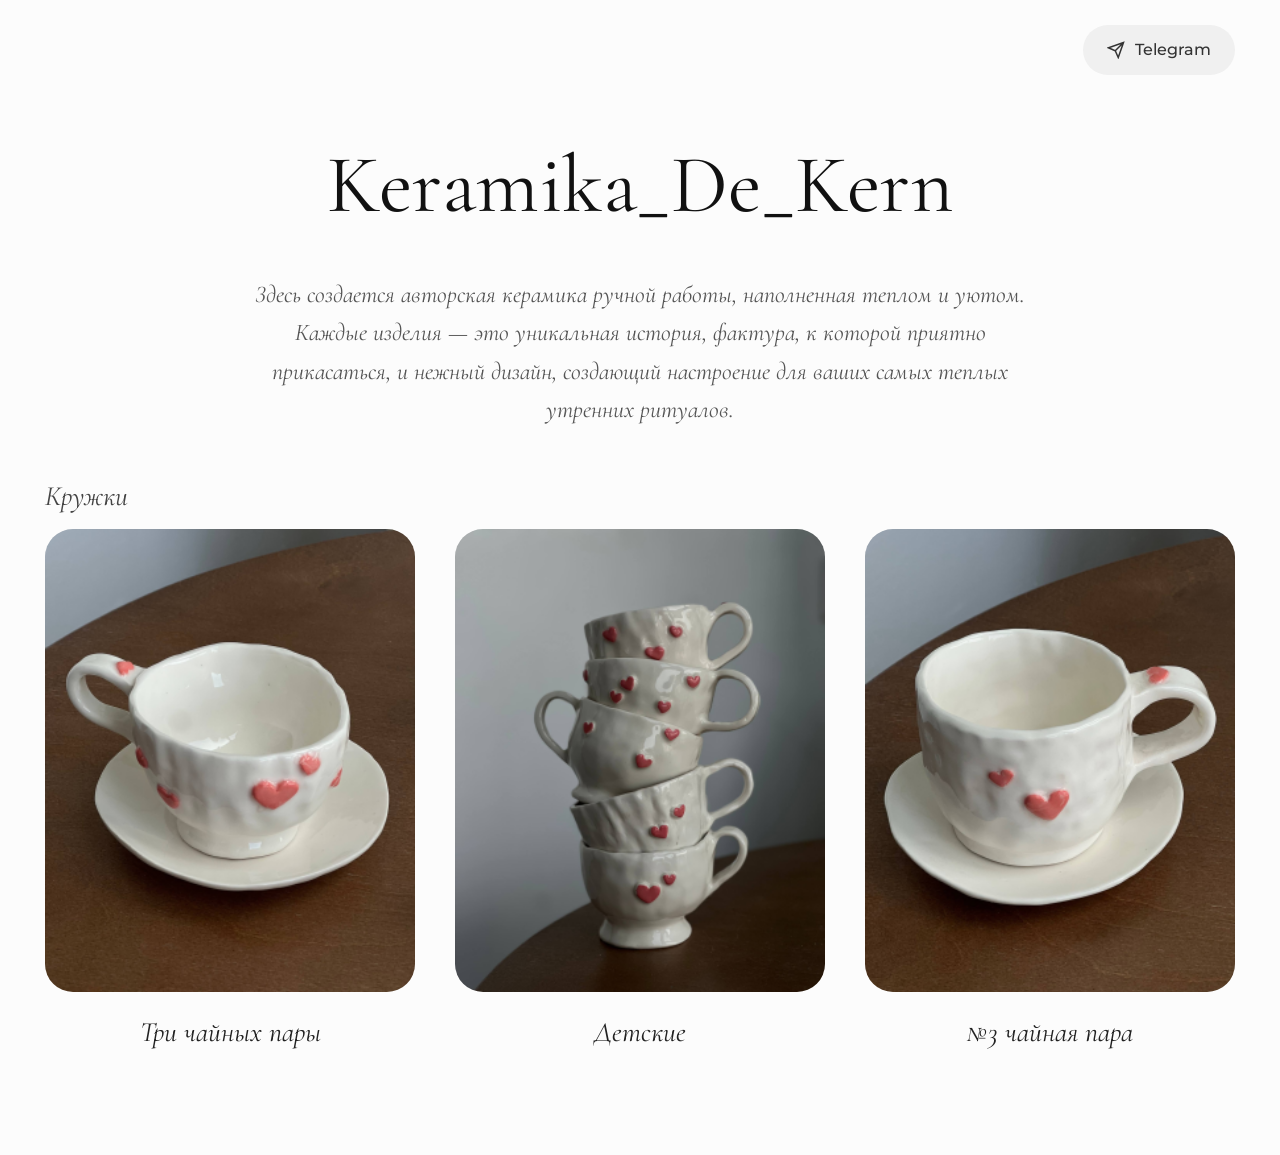
<file: index.html>
<!DOCTYPE html>
<html lang="ru">
<head>
  <meta charset="UTF-8">
  <meta name="viewport" content="width=device-width, initial-scale=1.0">
  <title>Keramika_De_Kern</title>
  <link rel="preconnect" href="https://fonts.googleapis.com">
  <link rel="preconnect" href="https://fonts.gstatic.com" crossorigin>
  <link href="https://fonts.googleapis.com/css2?family=Cormorant+Garamond:ital,wght@0,400;0,500;1,400;1,500&family=Montserrat:wght@300;400;500&display=swap" rel="stylesheet">
  <link rel="stylesheet" href="style.css">
</head>
<body>

  <!-- Шапка сайта -->
  <header class="header">
    <div class="container header__container">
      <div class="header__social">
        <a href="https://t.me/keramika_de_kern" class="telegram-btn" target="_blank">
          <svg width="18" height="18" viewBox="0 0 24 24" fill="none" stroke="currentColor" stroke-width="2">
            <path d="M22 2L11 13M22 2l-7 20-4-9-9-4 20-7z"></path>
          </svg>
          Telegram
        </a>
      </div>
    </div>
  </header>

  <!-- Главный блок -->
  <main class="main">
    <section class="hero container">
      <h1 class="hero__title">Keramika_De_Kern</h1>
      <p class="hero__subtitle">
        Здесь создается авторская керамика ручной работы, наполненная теплом и уютом. Каждые изделия — это уникальная история, фактура, к которой приятно прикасаться, и нежный дизайн, создающий настроение для ваших самых теплых утренних ритуалов.
      </p>
    </section>

    <!-- Сетка товаров -->
    <section class="catalog container">
      <div class="catalog__grid">
        
        <!-- Карточка 1 (Три чайных пары) -->
        <a href="product1.html" class="product-card product-card--link">
          <span class="product-card__category">Кружки</span>
          <div class="product-card__image-wrapper">
            <img src="images/cup1.png" alt="Три чайных пары" class="product-card__image">
          </div>
          <h3 class="product-card__title">Три чайных пары</h3>
        </a>

        <!-- Карточка 2 (Детские) -->
        <a href="product2.html" class="product-card product-card--link">
          <div class="product-card__image-wrapper">
            <img src="images/cup2.png" alt="Детские" class="product-card__image">
          </div>
          <h3 class="product-card__title">Детские</h3>
        </a>

        <!-- Карточка 3 (№3 чайная пара) -->
        <a href="product3.html" class="product-card product-card--link">
          <div class="product-card__image-wrapper">
            <img src="images/cup3.png" alt="№3 чайная пара" class="product-card__image">
          </div>
          <h3 class="product-card__title">№3 чайная пара</h3>
        </a>

      </div>
    </section>
  </main>

</body>
</html>
</file>
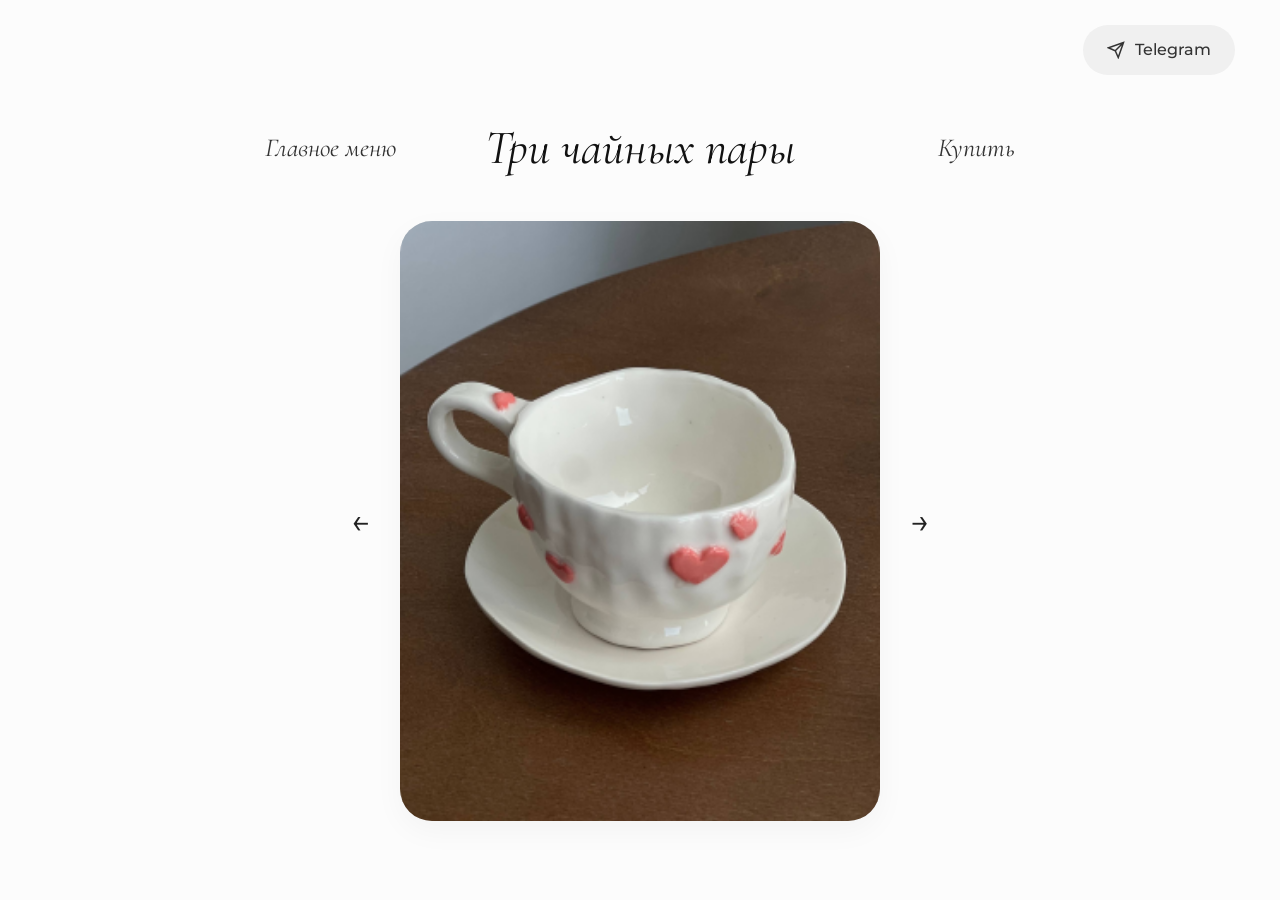
<file: product1.html>
<!DOCTYPE html>
<html lang="ru">
<head>
  <meta charset="UTF-8">
  <meta name="viewport" content="width=device-width, initial-scale=1.0">
  <title>Три чайных пары - Keramika_De_Kern</title>
  <link rel="preconnect" href="https://fonts.googleapis.com">
  <link rel="preconnect" href="https://fonts.gstatic.com" crossorigin>
  <link href="https://fonts.googleapis.com/css2?family=Cormorant+Garamond:ital,wght@0,400;0,500;1,400;1,500&family=Montserrat:wght@300;400;500&display=swap" rel="stylesheet">
  <link rel="stylesheet" href="style.css">
</head>
<body>

  <header class="header">
    <div class="container header__container">
      <div class="header__social">
        <a href="https://t.me/keramika_de_kern" class="telegram-btn" target="_blank">
          <svg width="18" height="18" viewBox="0 0 24 24" fill="none" stroke="currentColor" stroke-width="2">
            <path d="M22 2L11 13M22 2l-7 20-4-9-9-4 20-7z"></path>
          </svg>
          Telegram
        </a>
      </div>
    </div>
  </header>

  <main class="main">
    <section class="product-detail container">
      
      <div class="product-detail__header">
        <a href="index.html" class="product-detail__nav-link">Главное меню</a>
        <h1 class="product-detail__title">Три чайных пары</h1>
        <a href="https://t.me/keramika_de_kern" target="_blank" class="product-detail__buy-link">Купить</a>
      </div>

      <div class="product-detail__content">
        <button type="button" id="prevBtn" class="product-detail__arrow product-detail__arrow--left" aria-label="Предыдущее фото">&#8592;</button>

        <div class="product-detail__image-wrapper">
          <img id="productImage" src="images/cup1_1.png" alt="Три чайных пары" class="product-detail__image">
        </div>

        <button type="button" id="nextBtn" class="product-detail__arrow product-detail__arrow--right" aria-label="Следующее фото">&#8594;</button>
      </div>

    </section>
  </main>

  <script>
    const photos = [
      'images/cup1_1.png',
      'images/cup1_2.png',
      'images/cup1_3.png',
      'images/cup1_4.png'
    ];

    let currentIndex = 0;

    const imgElement = document.getElementById('productImage');
    const prevBtn = document.getElementById('prevBtn');
    const nextBtn = document.getElementById('nextBtn');

    function updatePhoto(index) {
      imgElement.style.opacity = '0';
      setTimeout(() => {
        imgElement.src = photos[index];
        imgElement.style.opacity = '1';
      }, 150);
    }

    prevBtn.addEventListener('click', () => {
      currentIndex = (currentIndex - 1 + photos.length) % photos.length;
      updatePhoto(currentIndex);
    });

    nextBtn.addEventListener('click', () => {
      currentIndex = (currentIndex + 1) % photos.length;
      updatePhoto(currentIndex);
    });
  </script>

</body>
</html>
</file>
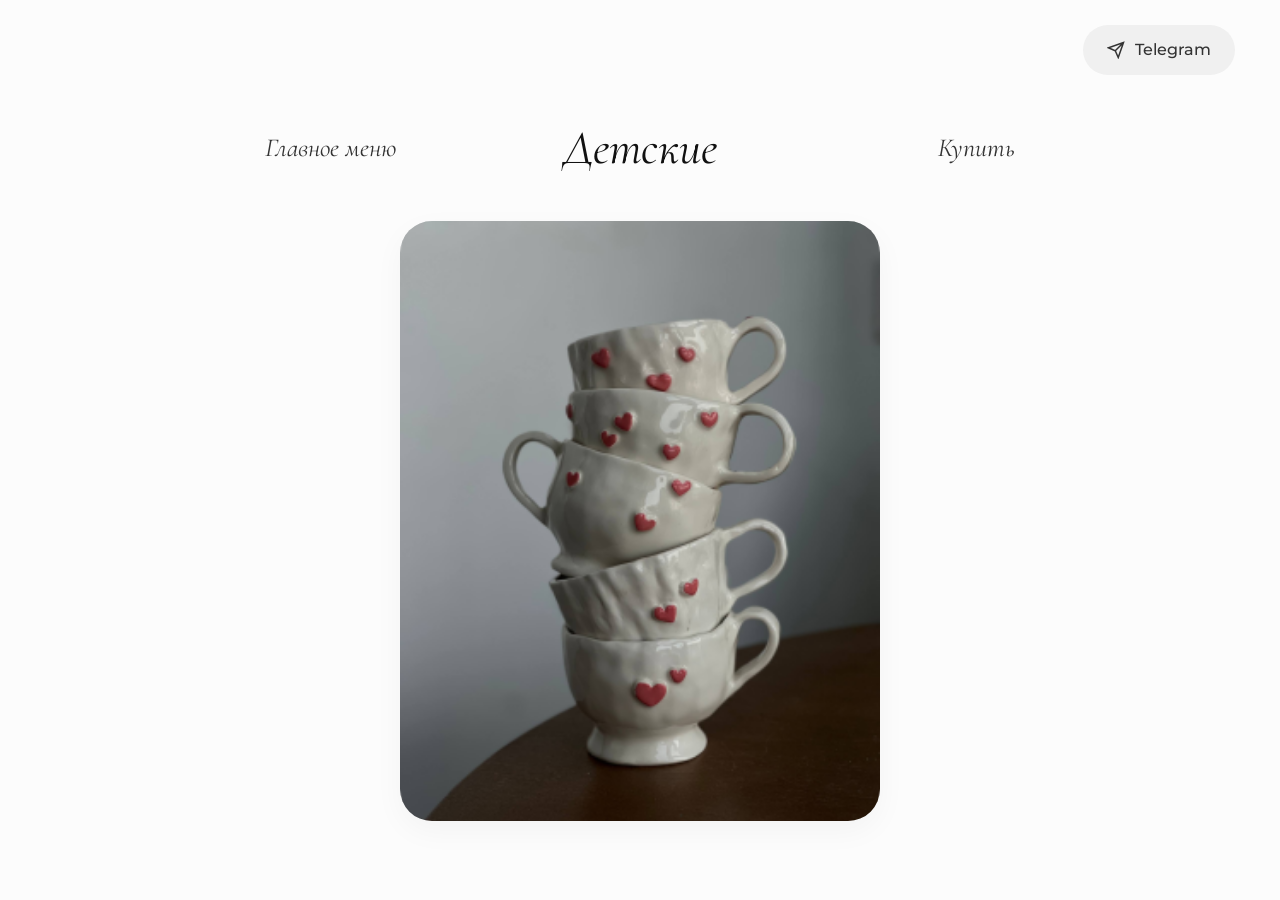
<file: product2.html>
<!DOCTYPE html>
<html lang="ru">
<head>
  <meta charset="UTF-8">
  <meta name="viewport" content="width=device-width, initial-scale=1.0">
  <title>Детские - Keramika_De_Kern</title>
  <link rel="preconnect" href="https://fonts.googleapis.com">
  <link rel="preconnect" href="https://fonts.gstatic.com" crossorigin>
  <link href="https://fonts.googleapis.com/css2?family=Cormorant+Garamond:ital,wght@0,400;0,500;1,400;1,500&family=Montserrat:wght@300;400;500&display=swap" rel="stylesheet">
  <link rel="stylesheet" href="style.css">
</head>
<body>

  <header class="header">
    <div class="container header__container">
      <div class="header__social">
        <a href="https://t.me/keramika_de_kern" class="telegram-btn" target="_blank">
          <svg width="18" height="18" viewBox="0 0 24 24" fill="none" stroke="currentColor" stroke-width="2">
            <path d="M22 2L11 13M22 2l-7 20-4-9-9-4 20-7z"></path>
          </svg>
          Telegram
        </a>
      </div>
    </div>
  </header>

  <main class="main">
    <section class="product-detail container">
      
      <div class="product-detail__header">
        <a href="index.html" class="product-detail__nav-link">Главное меню</a>
        <h1 class="product-detail__title">Детские</h1>
        <a href="https://t.me/keramika_de_kern" target="_blank" class="product-detail__buy-link">Купить</a>
      </div>

      <div class="product-detail__content">
        <div class="product-detail__image-wrapper">
          <img src="images/cup2.png" alt="Детские" class="product-detail__image">
        </div>
      </div>

    </section>
  </main>

</body>
</html>
</file>
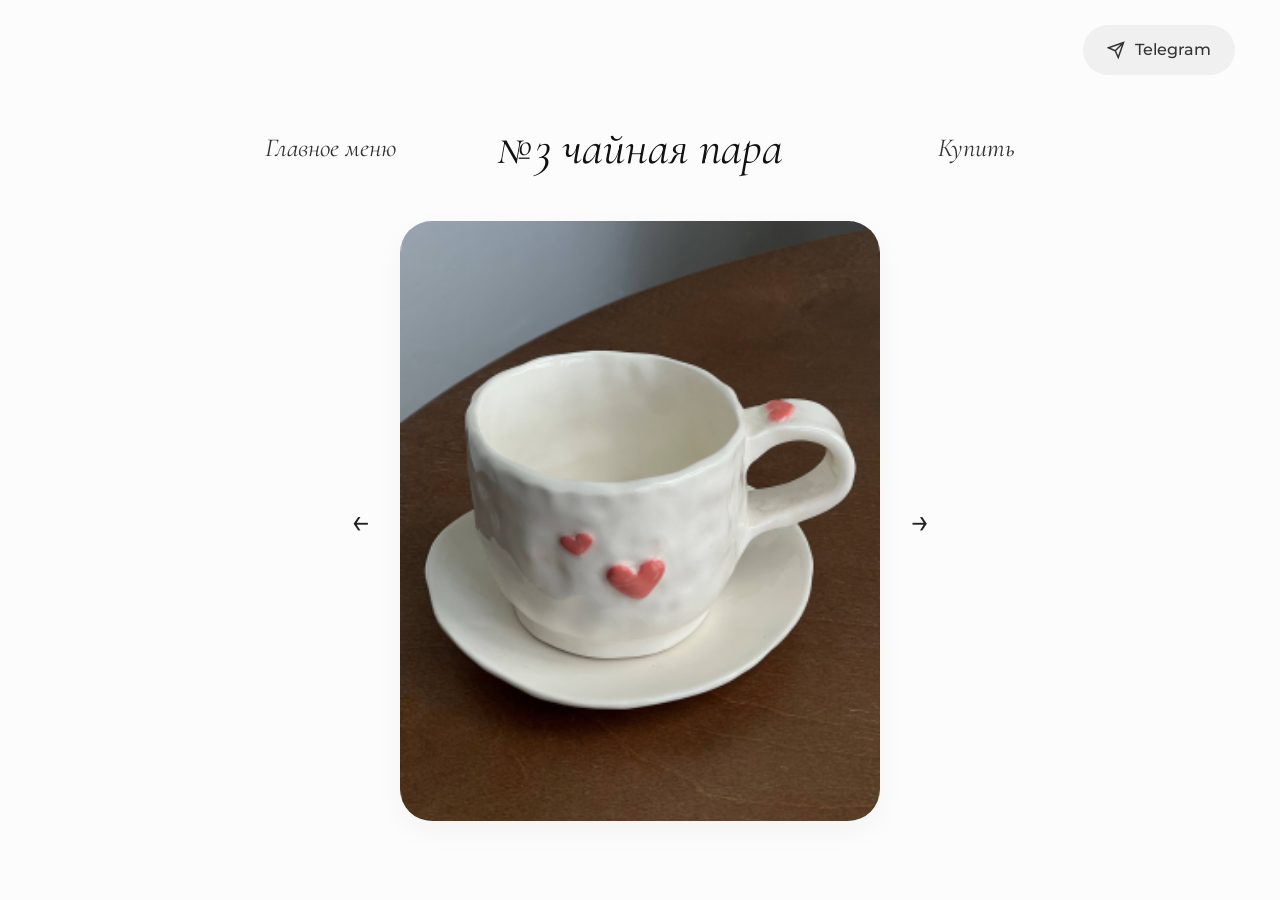
<file: product3.html>
<!DOCTYPE html>
<html lang="ru">
<head>
  <meta charset="UTF-8">
  <meta name="viewport" content="width=device-width, initial-scale=1.0">
  <title>№3 чайная пара - Keramika_De_Kern</title>
  <link rel="preconnect" href="https://fonts.googleapis.com">
  <link rel="preconnect" href="https://fonts.gstatic.com" crossorigin>
  <link href="https://fonts.googleapis.com/css2?family=Cormorant+Garamond:ital,wght@0,400;0,500;1,400;1,500&family=Montserrat:wght@300;400;500&display=swap" rel="stylesheet">
  <link rel="stylesheet" href="style.css">
</head>
<body>

  <header class="header">
    <div class="container header__container">
      <div class="header__social">
        <a href="https://t.me/keramika_de_kern" class="telegram-btn" target="_blank">
          <svg width="18" height="18" viewBox="0 0 24 24" fill="none" stroke="currentColor" stroke-width="2">
            <path d="M22 2L11 13M22 2l-7 20-4-9-9-4 20-7z"></path>
          </svg>
          Telegram
        </a>
      </div>
    </div>
  </header>

  <main class="main">
    <section class="product-detail container">
      
      <div class="product-detail__header">
        <a href="index.html" class="product-detail__nav-link">Главное меню</a>
        <h1 class="product-detail__title">№3 чайная пара</h1>
        <a href="https://t.me/keramika_de_kern" target="_blank" class="product-detail__buy-link">Купить</a>
      </div>

      <div class="product-detail__content">
        <button type="button" id="prevBtn" class="product-detail__arrow product-detail__arrow--left" aria-label="Предыдущее фото">&#8592;</button>

        <div class="product-detail__image-wrapper">
          <img id="productImage" src="images/cup3.png" alt="№3 чайная пара" class="product-detail__image">
        </div>

        <button type="button" id="nextBtn" class="product-detail__arrow product-detail__arrow--right" aria-label="Следующее фото">&#8594;</button>
      </div>

    </section>
  </main>

  <script>
    const photos = [
      'images/cup3.png',
      'images/cup3_1.png'
    ];

    let currentIndex = 0;

    const imgElement = document.getElementById('productImage');
    const prevBtn = document.getElementById('prevBtn');
    const nextBtn = document.getElementById('nextBtn');

    function updatePhoto(index) {
      imgElement.style.opacity = '0';
      setTimeout(() => {
        imgElement.src = photos[index];
        imgElement.style.opacity = '1';
      }, 150);
    }

    prevBtn.addEventListener('click', () => {
      currentIndex = (currentIndex - 1 + photos.length) % photos.length;
      updatePhoto(currentIndex);
    });

    nextBtn.addEventListener('click', () => {
      currentIndex = (currentIndex + 1) % photos.length;
      updatePhoto(currentIndex);
    });
  </script>

</body>
</html>
</file>
<file: style.css>
/* Базовые сбросы стилей */
* {
  box-sizing: border-box;
  margin: 0;
  padding: 0;
}

body {
  font-family: 'Montserrat', sans-serif;
  background-color: #fcfcfc;
  color: #333333;
  line-height: 1.6;
  min-height: 100vh;
}

/* Ограничитель ширины */
.container {
  max-width: 1250px;
  margin: 0 auto;
  padding: 0 30px;
}

/* Шапка сайта */
.header {
  padding: 25px 0;
}

.header__container {
  display: flex;
  justify-content: flex-end;
}

.telegram-btn {
  display: inline-flex;
  align-items: center;
  gap: 10px;
  background-color: #f0f0f0;
  padding: 12px 24px;
  border-radius: 30px;
  text-decoration: none;
  color: #333333;
  font-size: 16px;
  font-weight: 500;
  transition: background-color 0.2s ease;
}

.telegram-btn:hover {
  background-color: #e2e2e2;
}

/* Главная страница */
.hero {
  text-align: center;
  margin-top: 20px;
  margin-bottom: 70px;
  max-width: 850px;
}

.hero__title {
  font-family: 'Cormorant Garamond', serif;
  font-size: 82px;
  font-weight: 400;
  letter-spacing: 0.5px;
  margin-bottom: 25px;
  color: #111111;
}

.hero__subtitle {
  font-family: 'Cormorant Garamond', serif;
  font-style: italic;
  font-size: 24px;
  color: #555555;
  line-height: 1.6;
  font-weight: 400;
}

/* Каталог товаров */
.catalog {
  margin-bottom: 100px;
  padding-top: 30px;
}

.catalog__grid {
  display: grid;
  grid-template-columns: repeat(3, 1fr);
  gap: 40px;
}

.product-card {
  position: relative;
  display: flex;
  flex-direction: column;
  align-items: center;
  text-align: center;
  text-decoration: none;
}

.product-card--link {
  cursor: pointer;
}

.product-card__category {
  position: absolute;
  top: -55px;
  left: 0;
  font-family: 'Cormorant Garamond', serif;
  font-style: italic;
  font-size: 28px;
  color: #444444;
}

.product-card__image-wrapper {
  width: 100%;
  aspect-ratio: 4 / 5;
  border-radius: 28px;
  overflow: hidden;
  background-color: #eaeaea;
  margin-bottom: 18px;
  transition: transform 0.3s ease;
}

.product-card:hover .product-card__image-wrapper {
  transform: translateY(-4px);
}

.product-card__image {
  width: 100%;
  height: 100%;
  object-fit: cover;
  display: block;
}

.product-card__title {
  font-family: 'Cormorant Garamond', serif;
  font-style: italic;
  font-size: 28px;
  font-weight: 400;
  color: #222222;
}

/* --------------------------------------------------- */
/* СТРАНИЦА ТОВАРА (PRODUCT DETAIL) - СТРОГО ПО ЦЕНТРУ  */
/* --------------------------------------------------- */

.product-detail {
  margin-top: 10px;
  margin-bottom: 80px;
  display: flex;
  flex-direction: column;
  align-items: center; /* Центрируем всё содержимое по горизонтали */
  width: 100%;
}

/* Верхняя панель: Главное меню | Заголовок | Купить */
.product-detail__header {
  display: grid;
  grid-template-columns: 1fr auto 1fr; /* Три колонки: левая, заголовок в центре, правая */
  align-items: center;
  width: 100%;
  max-width: 750px; /* Достаточная ширина для красивых отступов */
  margin-bottom: 35px;
}

.product-detail__nav-link {
  font-family: 'Cormorant Garamond', serif;
  font-style: italic;
  font-size: 26px;
  color: #333333;
  text-decoration: none;
  justify-self: start; /* Выравнивание влево */
  transition: opacity 0.2s ease;
}

.product-detail__buy-link {
  font-family: 'Cormorant Garamond', serif;
  font-style: italic;
  font-size: 26px;
  color: #333333;
  text-decoration: none;
  justify-self: end; /* Выравнивание вправо */
  transition: opacity 0.2s ease;
}

.product-detail__nav-link:hover,
.product-detail__buy-link:hover {
  opacity: 0.7;
}

.product-detail__title {
  font-family: 'Cormorant Garamond', serif;
  font-style: italic;
  font-size: 48px;
  font-weight: 400;
  color: #111111;
  text-align: center;
  justify-self: center;
  padding: 0 20px;
}

/* Блок с карточкой фотографии */
.product-detail__content {
  position: relative;
  width: 100%;
  max-width: 480px; /* Оптимальный размер фотографии как на макете Figma */
  margin: 0 auto;
}

.product-detail__image-wrapper {
  width: 100%;
  aspect-ratio: 4 / 5;
  border-radius: 32px;
  overflow: hidden;
  background-color: #eaeaea;
  box-shadow: 0 10px 30px rgba(0, 0, 0, 0.04);
}

.product-detail__image {
  width: 100%;
  height: 100%;
  object-fit: cover;
  display: block;
  transition: opacity 0.2s ease-in-out;
}

/* Стрелки слайдера */
.product-detail__arrow {
  position: absolute;
  background: none;
  border: none;
  cursor: pointer;
  outline: none;
  font-family: inherit;
  user-select: none;
  font-size: 34px;
  color: #222222;
  top: 50%;
  transform: translateY(-50%);
  padding: 10px;
  transition: transform 0.2s ease, opacity 0.2s ease;
}

.product-detail__arrow--left {
  left: -60px;
}

.product-detail__arrow--right {
  right: -60px;
}

.product-detail__arrow:hover {
  transform: translateY(-50%) scale(1.2);
}

/* Адаптивность
</file>
